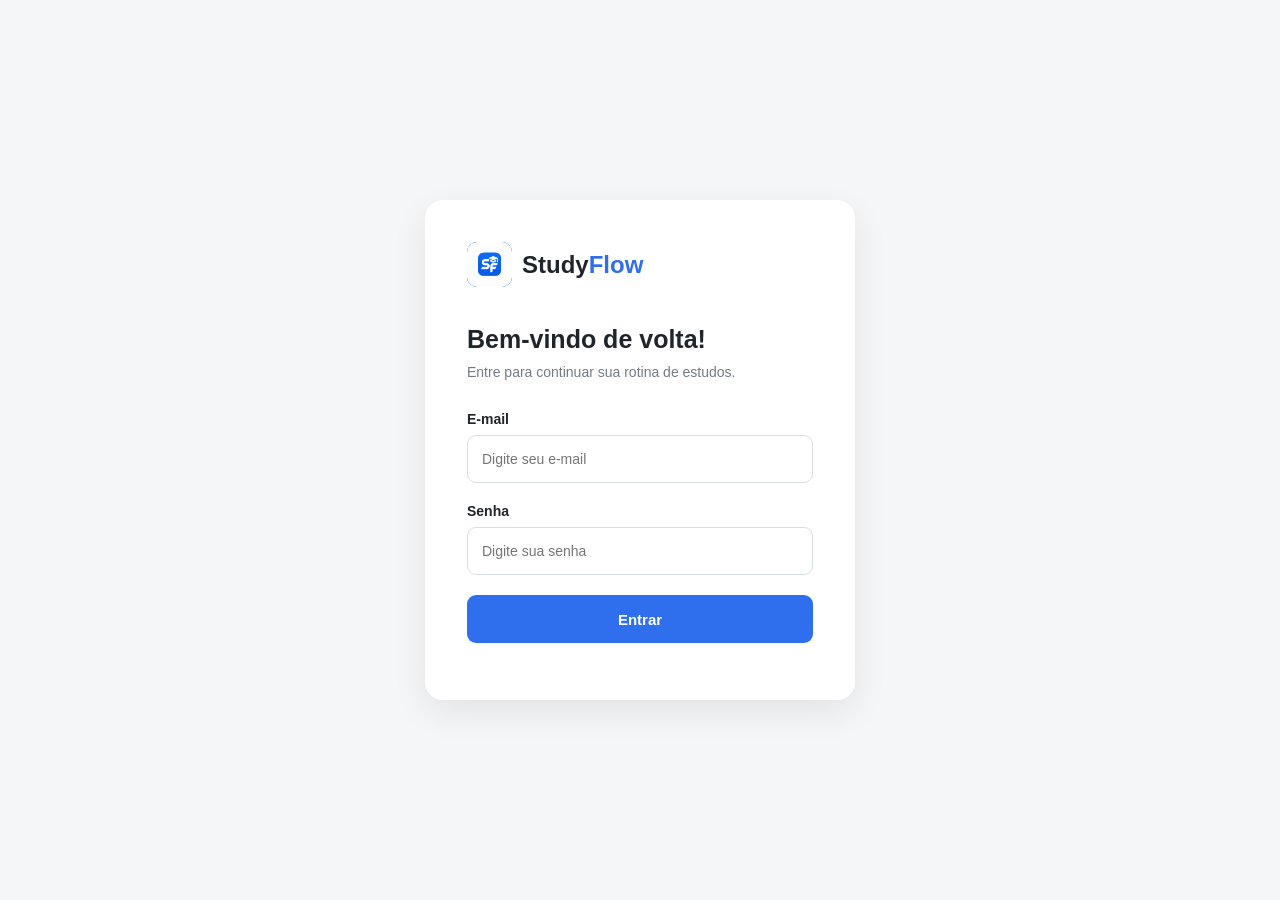
<file: index.html>
<!DOCTYPE html>
<html lang="pt-BR">
<head>
    <meta charset="UTF-8">
    <meta name="viewport" content="width=device-width, initial-scale=1.0">

    <title>StudyFlow - Login</title>

    <link rel="stylesheet" href="login.css">
</head>

<body>

    <main class="login-container">

        <section class="login-card">

            <div class="logo">
                <div class="logo-icon"> 
                    <img src="logo.png" alt="StudyFlow" class="logo-icon">
                  </div>
                
                <h1>Study<span>Flow</span></h1>
            </div>

            <div class="welcome">
                <h2>Bem-vindo de volta!</h2>
                <p>Entre para continuar sua rotina de estudos.</p>
            </div>

            <form id="loginForm">

                <div class="input-group">
                    <label for="email">E-mail</label>
                    <input
                        type="email"
                        id="email"
                        placeholder="Digite seu e-mail"
                        required
                    >
                </div>

                <div class="input-group">
                    <div class="password-label">
                        <label for="senha">Senha</label>
                    </div>

                    <input
                        type="password"
                        id="senha"
                        placeholder="Digite sua senha"
                        required
                    >
                </div>

                

                <button type="submit" class="login-button">
                    Entrar
                </button>

                <p id="mensagem"></p>

            </form>



        </section>

    </main>

    <script src="login.js"></script>
    

</body>
</html>
</file>
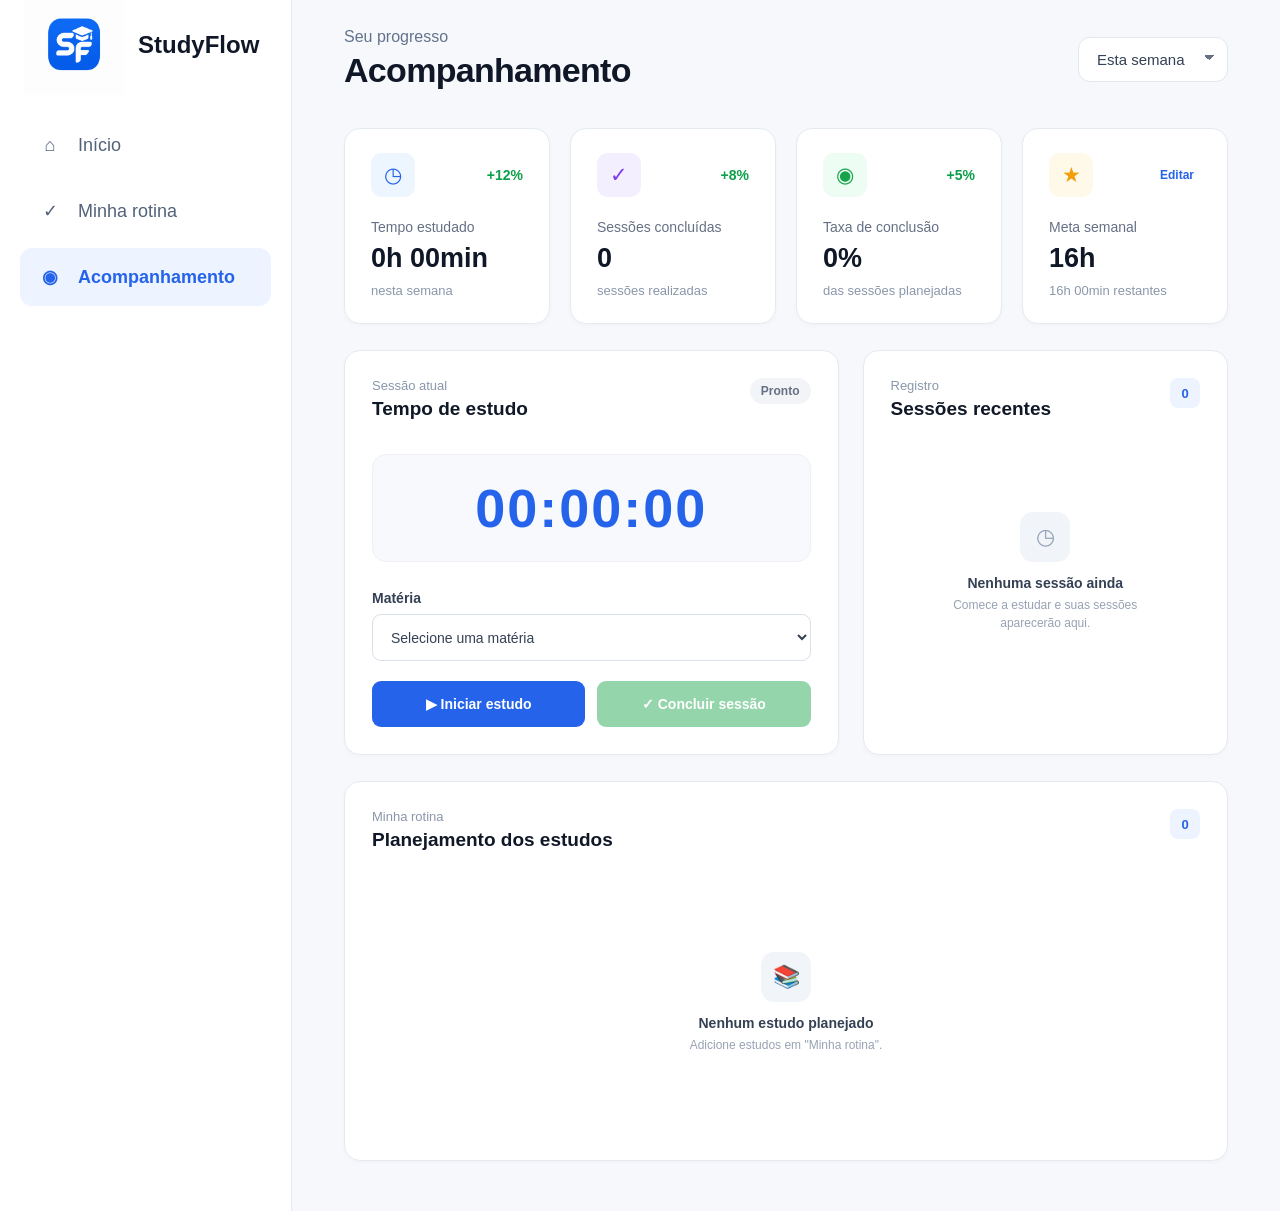
<file: acompanhamento.html>
<!DOCTYPE html>
<html lang="pt-BR">
<head>
    <meta charset="UTF-8">
    <meta name="viewport" content="width=device-width, initial-scale=1.0">

    <title>StudyFlow</title>

    <link rel="stylesheet" href="style.css">

</head>

    <body>

    <div class="app">

        <!-- =========================
             MENU LATERAL
        ========================== -->
        <aside class="sidebar">

            <div class="logo">
               <img src="logo.png" class="logo-image" alt="StudyFlow">
               <span>StudyFlow</span>
            </div>

            <nav class="menu">

                <a href="home.html" class="menu-item">
                    <span class="menu-icon">⌂</span>
                    <span>Início</span>
                </a>

                <a href="rotina.html" class="menu-item">
                    <span class="menu-icon">✓</span>
                    <span>Minha rotina</span>
                </a>

                <a href="acompanhamento.html" class="menu-item active">
                    <span class="menu-icon">◉</span>
                    <span>Acompanhamento</span>
                </a>

            </nav>

        </aside>


        <!-- =========================
             CONTEÚDO PRINCIPAL
        ========================== -->

        <main class="main">

            <header class="header">

                <div>
                    <p class="eyebrow">Seu progresso</p>
                    <h1>Acompanhamento</h1>
                </div>

                <select class="period-select">
                    <option>Esta semana</option>
                    <option>Este mês</option>
                    <option>Hoje</option>
                </select>

            </header>


            <!-- =========================
                 CARDS DE RESUMO
            ========================== -->

            <section class="stats">

                <div class="stat-card">

                    <div class="stat-top">
                        <div class="stat-icon blue">◷</div>
                        <span class="positive">+12%</span>
                    </div>

                    <span class="stat-label">Tempo estudado</span>

                    <strong id="totalTime">0h 00min</strong>

                    <small>nesta semana</small>

                </div>


                <div class="stat-card">

                    <div class="stat-top">
                        <div class="stat-icon purple">✓</div>
                        <span class="positive">+8%</span>
                    </div>

                    <span class="stat-label">Sessões concluídas</span>

                    <strong id="totalSessions">0</strong>

                    <small>sessões realizadas</small>

                </div>


                <div class="stat-card">

                    <div class="stat-top">
                        <div class="stat-icon green">◉</div>
                        <span class="positive">+5%</span>
                    </div>

                    <span class="stat-label">Taxa de conclusão</span>

                    <strong id="completionRate">0%</strong>

                    <small>das sessões planejadas</small>

                </div>


                <div class="stat-card goal-card">

    <div class="stat-top">

        <div class="stat-icon yellow">
            ★
        </div>

        <button
           class="goal-edit"
           onclick="openGoalModal()">
           Editar
</button>

    </div>

    <span class="stat-label">
        Meta semanal
    </span>

    <strong id="weeklyGoal">
        16h
    </strong>

    <small id="remainingGoal">
        16h restantes
    </small>

</div>


            </section>


            <!-- =========================
                 ÁREA DE ESTUDO
            ========================== -->

            <section class="study-layout">


                <!-- TIMER -->

                <div class="study-card timer-card">

                    <div class="card-heading">

                        <div>
                            <span class="card-kicker">Sessão atual</span>
                            <h2>Tempo de estudo</h2>
                        </div>

                        <span class="live-indicator" id="statusIndicator">
                            Pronto
                        </span>

                    </div>


                    <div class="timer">

                        <span id="timerDisplay">00:00:00</span>

                    </div>


                    <div class="subject-area">

                        <label for="subject">
                            Matéria
                        </label>

                        <select id="subject" class="subject-select">

                            <option value="">
                                Selecione uma matéria
                            </option>

                            <option value="Matemática">
                                Matemática
                            </option>

                            <option value="Português">
                                Português
                            </option>

                            <option value="Física">
                                Física
                            </option>

                            <option value="História">
                                História
                            </option>

                            <option value="Química">
                                Química
                            </option>

                            <option value="Programação">
                                Programação
                            </option>

                        </select>

                    </div>


                    <div class="timer-actions">

                        <button
                            class="btn btn-primary"
                            id="startButton"
                            onclick="toggleTimer()">

                            ▶ Iniciar estudo

                        </button>

                        <button
                            class="btn btn-success"
                            id="finishButton"
                            onclick="finishSession()"
                            disabled>

                            ✓ Concluir sessão

                        </button>

                    </div>

                </div>


                <!-- SESSÕES -->

                <div class="study-card sessions-card">

                    <div class="card-heading">

                        <div>
                            <span class="card-kicker">
                                Registro
                            </span>

                            <h2>Sessões recentes</h2>
                        </div>

                        <span class="session-count" id="sessionCount">
                            0
                        </span>

                    </div>


                    <div
                        class="sessions-list"
                        id="sessionsList">

                        <div class="empty-state">

                            <div class="empty-icon">
                                ◷
                            </div>

                            <strong>
                                Nenhuma sessão ainda
                            </strong>

                            <p>
                                Comece a estudar e suas sessões
                                aparecerão aqui.
                            </p>

                        </div>

                    </div>

                </div>

            </section>

                       
            <!-- =========================PLANEJAMENTO DA ROTINA ========================== -->

            <section class="subjects-card" style="margin-top: 24px;">

                <div class="card-heading">

                    <div>

                        <span class="card-kicker">
                            Minha rotina
                        </span>

                        <h2>
                            Planejamento dos estudos
                        </h2>

                    </div>

                    <span
                        class="session-count"
                        id="plannedCount">
                        0
                    </span>

                </div>


                <div
                    class="sessions-list"
                    id="planningList">

                    <div class="empty-state">

                        <div class="empty-icon">
                            📚
                        </div>

                        <strong>
                            Nenhum estudo planejado
                        </strong>

                        <p>
                            Adicione estudos em
                            "Minha rotina".
                        </p>

                    </div>

                </div>

            </section>

        </main>

    </div>
    <script src="acompanhamento.js"></script>
    <div class="goal-modal" id="goalModal">

    <div class="goal-modal-content">

        <button
            class="goal-modal-close"
            onclick="closeGoalModal()">
            ×
        </button>

        <h3>Definir meta semanal</h3>

        <p>
            Quantas horas você quer estudar por semana?
        </p>

        <input
            type="number"
            id="goalInput"
            min="1"
            step="0.5"
            placeholder="Ex: 16">

        <div class="goal-modal-actions">

            <button
                class="goal-cancel"
                onclick="closeGoalModal()">
                Cancelar
            </button>

            <button
                class="goal-save"
                onclick="saveGoal()">
                Salvar meta
            </button>

        </div>

    </div>

</div>
</body>
</html>
</file>
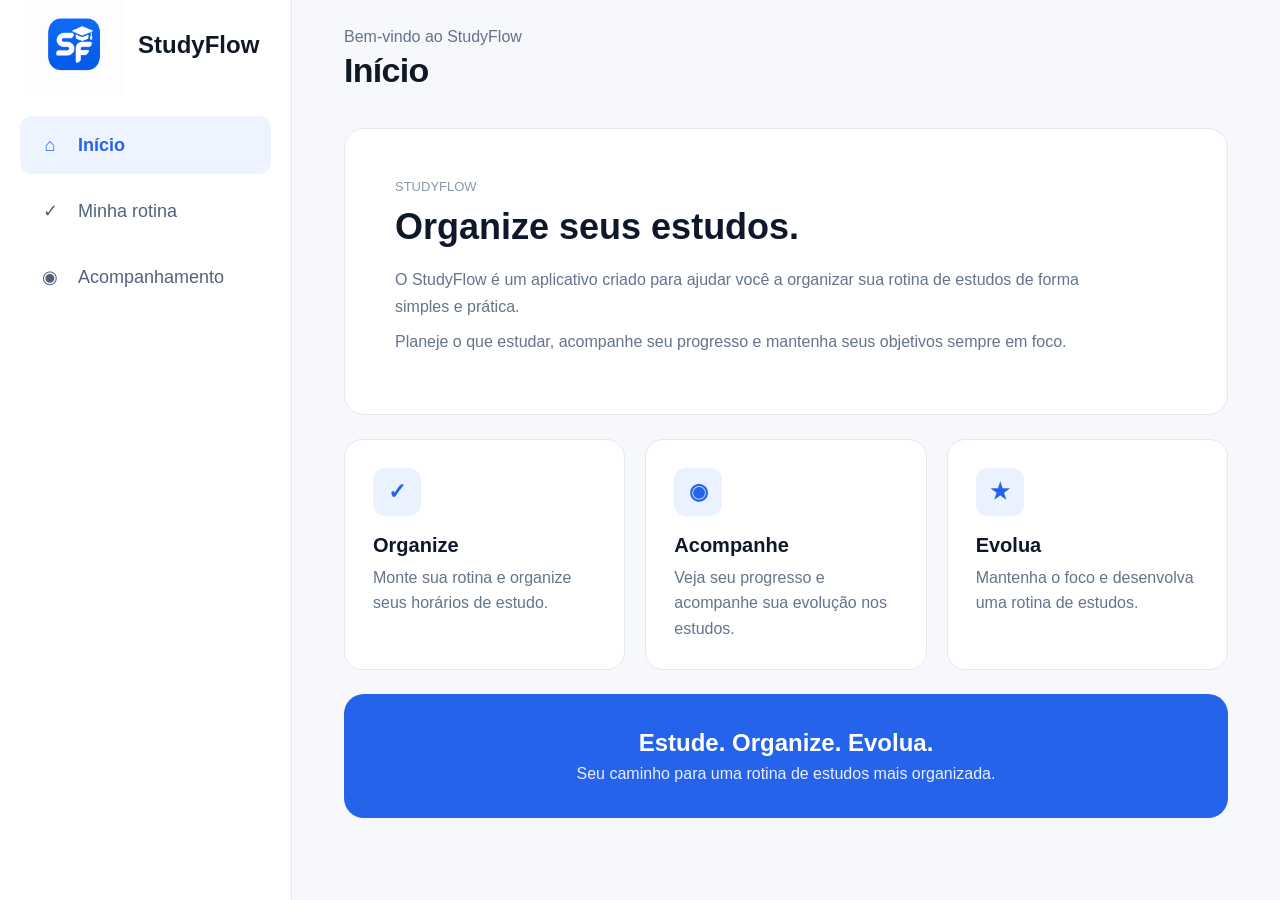
<file: home.html>
<!DOCTYPE html>
<html lang="pt-BR">

<head>

    <meta charset="UTF-8">

    <meta name="viewport"
          content="width=device-width, initial-scale=1.0">

    <title>StudyFlow - Início</title>

    <link rel="stylesheet" href="style.css">

</head>

<body>

<div class="app">

    <!-- MENU LATERAL -->

    <aside class="sidebar">

        <div class="logo">

            <img
                src="logo.png"
                class="logo-image"
                alt="StudyFlow">

            <span>StudyFlow</span>

        </div>


        <nav class="menu">

            <a href="#"
               class="menu-item active">

                <span class="menu-icon">⌂</span>
                <span>Início</span>

            </a>


            <a href="rotina.html"
               class="menu-item">

                <span class="menu-icon">✓</span>
                <span>Minha rotina</span>

            </a>


            <a href="acompanhamento.html"
               class="menu-item">

                <span class="menu-icon">◉</span>
                <span>Acompanhamento</span>

            </a>
        </nav>

    </aside>


    <!-- CONTEÚDO PRINCIPAL -->

    <main class="main">

        <header class="header">

            <div>

                <p class="eyebrow">
                    Bem-vindo ao StudyFlow
                </p>

                <h1>
                    Início
                </h1>

            </div>

        </header>


        <!-- APRESENTAÇÃO -->

        <section class="home-welcome">

            <div class="home-welcome-content">

                <span class="card-kicker">
                    STUDYFLOW
                </span>

                <h2>
                    Organize seus estudos.
                </h2>

                <p>
                    O StudyFlow é um aplicativo criado
                    para ajudar você a organizar sua rotina
                    de estudos de forma simples e prática.
                </p>

                <p>
                    Planeje o que estudar, acompanhe seu
                    progresso e mantenha seus objetivos
                    sempre em foco.
                </p>

            </div>

        </section>


        <!-- FUNCIONALIDADES -->

        <section class="home-features">

            <div class="home-feature">

                <div class="home-feature-icon">
                    ✓
                </div>

                <h3>
                    Organize
                </h3>

                <p>
                    Monte sua rotina e organize
                    seus horários de estudo.
                </p>

            </div>


            <div class="home-feature">

                <div class="home-feature-icon">
                    ◉
                </div>

                <h3>
                    Acompanhe
                </h3>

                <p>
                    Veja seu progresso e acompanhe
                    sua evolução nos estudos.
                </p>

            </div>


            <div class="home-feature">

                <div class="home-feature-icon">
                    ★
                </div>

                <h3>
                    Evolua
                </h3>

                <p>
                    Mantenha o foco e desenvolva
                    uma rotina de estudos.
                </p>

            </div>

        </section>


        <!-- FRASE FINAL -->

        <section class="home-footer">

            <h2>
                Estude. Organize. Evolua.
            </h2>

            <p>
                Seu caminho para uma rotina de estudos
                mais organizada.
            </p>

        </section>

    </main>

</div>

</body>

</html>
</file>
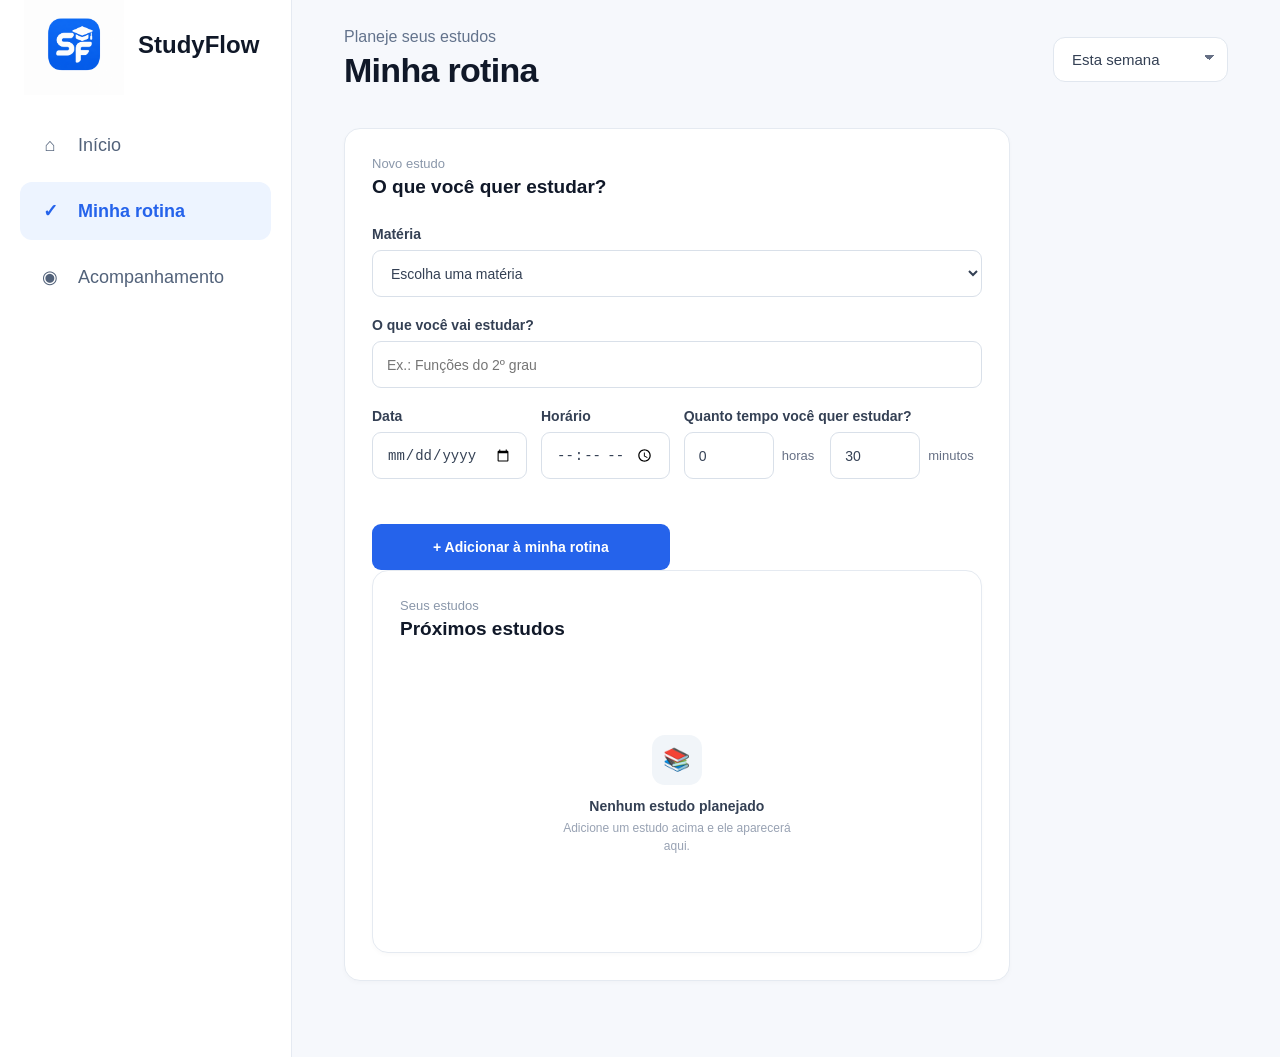
<file: rotina.html>
<!DOCTYPE html>
<html lang="pt-BR">

<head>
    <meta charset="UTF-8">
    <meta name="viewport" content="width=device-width, initial-scale=1.0">

    <title>StudyFlow</title>

    <link rel="stylesheet" href="style.css">
</head>

<body>

<div class="app">

    <!-- MENU LATERAL -->
    <aside class="sidebar">

         <div class="logo">
            <img src="logo.png" class="logo-image" alt="StudyFlow">
            <span>StudyFlow</span>
         </div>

        <nav class="menu">

            <a href="home.html" class="menu-item">
                <span class="menu-icon">⌂</span>
                <span>Início</span>
            </a>

            <a href="rotina.html" class="menu-item active">
                <span class="menu-icon">✓</span>
                <span>Minha rotina</span>
            </a>

            <a href="acompanhamento.html" class="menu-item">
                <span class="menu-icon">◉</span>
                <span>Acompanhamento</span>
            </a>    
        </nav>

    </aside>


    <!-- CONTEÚDO -->
    <main class="main">

        <!-- CABEÇALHO -->
        <header class="header">

            <div>

                <p class="eyebrow">
                    Planeje seus estudos
                </p>

                <h1>
                    Minha rotina
                </h1>

            </div>

            <select class="period-select">

                <option>Esta semana</option>

                <option>Próxima semana</option>

            </select>

        </header>


        <!-- ÁREA PRINCIPAL -->
        <section class="study-layout">


            <!-- CRIAR ESTUDO -->
            <div class="study-card">

                <div class="card-heading">

                    <div>

                        <span class="card-kicker">
                            Novo estudo
                        </span>

                        <h2>
                            O que você quer estudar?
                        </h2>

                    </div>

                </div>


                <div class="routine-form">


                    <!-- MATÉRIA -->
       <div class="form-group">

             <label for="materia">
              Matéria
             </label>

        <select
          class="subject-select"
          id="materia">

          <option value="">
            Escolha uma matéria
          </option>

          <option value="Matemática">
            Matemática
          </option>

          <option value="História">
            História
          </option>

          <option value="Português">
            Português
          </option>

          <option value="Inglês">
            Inglês
          </option>

          <option value="Ciências">
            Ciências
          </option>

          <option value="Programação">
            Programação
          </option>

        </select>

       </div>


                    <!-- CONTEÚDO -->
                    <div class="form-group">

                        <label>
                            O que você vai estudar?
                        </label>

                        <input
                            type="text"
                            id="conteudo"
                            class="routine-input"
                            placeholder="Ex.: Funções do 2º grau"
                        >

                    </div>


                    <!-- DATA E HORÁRIO -->
                    <div class="form-row">
                      <div class="form-row">

    <div class="form-group">

        <label for="dataEstudo">
            Data
        </label>

        <input
            type="date"
            id="dataEstudo"
            class="routine-input"
            autocomplete="off"
        >

        <small class="input-error" id="erroData"></small>

    </div>


    <div class="form-group">

        <label for="horaEstudo">
            Horário
        </label>

        <input
            type="time"
            id="horaEstudo"
            class="routine-input"
            autocomplete="off"  
        >

        <small class="input-error" id="erroHora"></small>

    </div>

</div>


                    <!-- DURAÇÃO -->
<!-- DURAÇÃO -->
<div class="form-group">

    <label>
        Quanto tempo você quer estudar?
    </label>

    <div class="duration-row">

        <input
            type="number"
            id="duracaoHoras"
            class="routine-input"
            min="0"
            max="23"
            value="0"
            placeholder="0">

        <span class="duration-label">
            horas
        </span>


        <input
            type="number"
            id="duracaoMinutos"
            class="routine-input"
            min="0"
            max="59"
            value="30"
            placeholder="30">

        <span class="duration-label">
            minutos
        </span>

    </div>

    <small
        class="input-error"
        id="erroDuracao">
    </small>

</div>

                    <button
                         class="btn btn-primary routine-button"
                         id="adicionarRotina">
                         + Adicionar à minha rotina
                    </button>

                </div>

            </div>


            <!-- ESTUDOS PROGRAMADOS -->
            <div class="subjects-card">

                <div class="card-heading">

                    <div>

                        <span class="card-kicker">
                            Seus estudos
                        </span>

                        <h2>
                            Próximos estudos
                        </h2>

                    </div>

                </div>


                <div class="scheduled-list" id="listaEstudos">

                </div>

            </div>

        </section>

    </main>

</div>
   <script src="rotina.js"></script>
</body>
</html>
</file>
<file: login.css>
* {
    margin: 0;
    padding: 0;
    box-sizing: border-box;
}

body {
    font-family: Arial, Helvetica, sans-serif;
    background: #f4f6f8;
    color: #20252b;
    min-height: 100vh;

    display: flex;
    align-items: center;
    justify-content: center;
}



.login-container {
    width: 100%;
    padding: 20px;
    display: flex;
    justify-content: center;
}



.login-card {
    width: 100%;
    max-width: 430px;
    background: #ffffff;
    padding: 42px;
    border-radius: 18px;

    box-shadow: 0 12px 35px rgba(0, 0, 0, 0.08);
}


.logo {
    display: flex;
    align-items: center;
    gap: 10px;
    margin-bottom: 38px;
}

.logo-icon {
    width: 42px;
    height: 42px;

    background: #2f6fed;
    color: white;

    border-radius: 10px;

    display: flex;
    align-items: center;
    justify-content: center;

    font-size: 23px;
    font-weight: bold;
}

.logo h1 {
    font-size: 24px;
    font-weight: 700;
}

.logo h1 span {
    color: #2f6fed;
}



.welcome {
    margin-bottom: 28px;
}

.welcome h2 {
    font-size: 25px;
    margin-bottom: 8px;
}

.welcome p {
    color: #747b83;
    font-size: 14px;
    line-height: 1.5;
}



.input-group {
    margin-bottom: 20px;
}

.input-group label {
    display: block;
    font-size: 14px;
    font-weight: 600;
    margin-bottom: 8px;
}

.input-group input[type="email"],
.input-group input[type="password"] {
    width: 100%;
    height: 48px;

    border: 1px solid #d9dee5;
    border-radius: 9px;

    padding: 0 14px;

    font-size: 14px;
    outline: none;

    transition: 0.2s;
}

.input-group input:focus {
    border-color: #2f6fed;
    box-shadow: 0 0 0 3px rgba(47, 111, 237, 0.10);
}



.password-label {
    display: flex;
    align-items: center;
    justify-content: space-between;
}

.password-label a {
    font-size: 12px;
    color: #2f6fed;
    text-decoration: none;
}

.password-label a:hover {
    text-decoration: underline;
}



.remember {
    margin-bottom: 22px;
}

.remember label {
    display: flex;
    align-items: center;
    gap: 8px;

    color: #656c74;
    font-size: 13px;

    cursor: pointer;
}

.remember input {
    width: 15px;
    height: 15px;
    accent-color: #2f6fed;
}



.login-button {
    width: 100%;
    height: 48px;

    border: none;
    border-radius: 9px;

    background: #2f6fed;
    color: white;

    font-size: 15px;
    font-weight: 600;

    cursor: pointer;

    transition: 0.2s;
}

.login-button:hover {
    background: #245dcc;
    transform: translateY(-1px);
}

.login-button:active {
    transform: translateY(0);
}



#mensagem {
    text-align: center;
    margin-top: 15px;
    font-size: 13px;
}



.divider {
    display: flex;
    align-items: center;
    gap: 12px;

    margin: 30px 0 22px;

    color: #a0a6ad;
    font-size: 12px;
}

.divider::before,
.divider::after {
    content: "";
    height: 1px;
    flex: 1;

    background: #e5e8eb;
}



.register {
    text-align: center;

    font-size: 13px;
    color: #737a82;
}

.register a {
    color: #2f6fed;
    font-weight: 600;
    text-decoration: none;
}

.register a:hover {
    text-decoration: underline;
}



@media (max-width: 480px) {

    .login-card {
        padding: 30px 24px;
    }

    .welcome h2 {
        font-size: 22px;
    }

}
* {
    box-sizing: border-box;
}


@media screen and (max-width: 768px) {

    body {
        margin: 0;
        min-height: 100vh;
        min-height: 100dvh;
    }

    .login-container {
        width: 100%;
        min-height: 100vh;
        min-height: 100dvh;
        display: flex;
        align-items: center;
        justify-content: center;
        padding: 24px 16px;
    }

    .login-card {
        width: 100%;
        max-width: 420px;
        padding: 32px 24px;
    }

    .logo {
        display: flex;
        align-items: center;
        justify-content: center;
        gap: 10px;
    }

    .logo h1 {
        font-size: 28px;
    }

    .welcome {
        text-align: center;
    }

    .welcome h2 {
        font-size: 24px;
    }

    .welcome p {
        font-size: 14px;
        line-height: 1.5;
    }

    .input-group {
        width: 100%;
    }

    .input-group input {
        width: 100%;
        min-width: 0;
        font-size: 16px;
    }

    .login-button {
        width: 100%;
        min-height: 48px;
        cursor: pointer;
    }

    .register {
        text-align: center;
        line-height: 1.6;
    }
}


@media screen and (max-width: 380px) {

    .login-container {
        padding: 16px 12px;
    }

    .login-card {
        padding: 24px 16px;
    }

    .logo h1 {
        font-size: 25px;
    }

    .welcome h2 {
        font-size: 21px;
    }

    .password-label {
        display: flex;
        justify-content: space-between;
        align-items: center;
        flex-wrap: wrap;
        gap: 8px;
    }

    .password-label a {
        font-size: 12px;
    }
}
.logo-icon {
    width: 45px;
    height: 45px;
    object-fit: contain;
    border-radius: 10px;
}
.cadastro-container {
    min-height: 100vh;
    min-height: 100dvh;
    display: flex;
    justify-content: center;
    align-items: center;
    padding: 20px;
    background: #f1f5f9;
}

.cadastro-card {
    background: white;
    width: 100%;
    max-width: 430px;
    padding: 35px;
    border-radius: 16px;
    box-shadow: 0 8px 30px rgba(0, 0, 0, 0.08);
}

.cadastro-card .logo {
    display: flex;
    align-items: center;
    justify-content: center;
    gap: 10px;
    margin-bottom: 25px;
}

.cadastro-card .logo img {
    width: 45px;
    height: 45px;
    object-fit: contain;
    border-radius: 10px;
}

.cadastro-card .logo h1 {
    font-size: 28px;
    color: #1e293b;
}

.cadastro-card .logo span {
    color: #2563eb;
}

.cadastro-card .welcome {
    text-align: center;
    margin-bottom: 28px;
}

.cadastro-card .welcome h2 {
    font-size: 24px;
    color: #1e293b;
    margin-bottom: 10px;
}

.cadastro-card .welcome p {
    color: #64748b;
    font-size: 14px;
}

.cadastro-card .input-group {
    margin-bottom: 20px;
}

.cadastro-card .input-group label {
    display: block;
    margin-bottom: 8px;
    font-size: 14px;
    font-weight: bold;
    color: #334155;
}

.cadastro-card .input-group input {
    width: 100%;
    padding: 14px;
    border: 1px solid #cbd5e1;
    border-radius: 8px;
    outline: none;
    font-size: 16px;
    box-sizing: border-box;
}

.cadastro-card .input-group input:focus {
    border-color: #2563eb;
    box-shadow: 0 0 0 3px rgba(37, 99, 235, 0.1);
}

.cadastro-button {
    width: 100%;
    padding: 15px;
    background: #2563eb;
    color: white;
    border: none;
    border-radius: 8px;
    font-size: 16px;
    font-weight: bold;
    cursor: pointer;
    transition: background 0.3s;
}

.cadastro-button:hover {
    background: #1d4ed8;
}

.cadastro-card #mensagem {
    text-align: center;
    margin-top: 15px;
    font-size: 14px;
}

.login-link {
    text-align: center;
    margin-top: 25px;
    color: #64748b;
    font-size: 14px;
}

.login-link a {
    color: #2563eb;
    font-weight: bold;
    text-decoration: none;
}



@media screen and (max-width: 480px) {

    .cadastro-container {
        padding: 15px;
    }

    .cadastro-card {
        padding: 25px 20px;
    }

    .cadastro-card .welcome h2 {
        font-size: 22px;
    }

    .cadastro-card .logo h1 {
        font-size: 25px;
    }
}
.recuperar-container {
    min-height: 100vh;
    min-height: 100dvh;
    display: flex;
    justify-content: center;
    align-items: center;
    padding: 20px;
    background: #f1f5f9;
}

.recuperar-card {
    width: 100%;
    max-width: 430px;
    padding: 40px 35px;
    background: #ffffff;
    border-radius: 16px;
    box-shadow: 0 8px 30px rgba(0, 0, 0, 0.08);
    box-sizing: border-box;
}

.recuperar-card .logo {
    display: flex;
    justify-content: center;
    align-items: center;
    gap: 10px;
    margin-bottom: 30px;
}

.recuperar-card .logo img {
    width: 45px;
    height: 45px;
    object-fit: contain;
    border-radius: 10px;
}

.recuperar-card .logo h1 {
    font-size: 28px;
    color: #1e293b;
}

.recuperar-card .logo span {
    color: #2563eb;
}



.recuperar-icon {
    width: 65px;
    height: 65px;
    margin: 0 auto 22px;
    display: flex;
    justify-content: center;
    align-items: center;
    background: #dbeafe;
    color: #2563eb;
    border-radius: 50%;
    font-size: 32px;
}


.recuperar-welcome {
    text-align: center;
    margin-bottom: 28px;
}

.recuperar-welcome h2 {
    font-size: 24px;
    color: #1e293b;
    margin-bottom: 12px;
}

.recuperar-welcome p {
    font-size: 14px;
    color: #64748b;
    line-height: 1.6;
}



.recuperar-input {
    margin-bottom: 22px;
}

.recuperar-input label {
    display: block;
    font-size: 14px;
    font-weight: bold;
    color: #334155;
    margin-bottom: 8px;
}

.recuperar-input input {
    width: 100%;
    padding: 14px;
    border: 1px solid #cbd5e1;
    border-radius: 8px;
    font-size: 16px;
    outline: none;
    box-sizing: border-box;
}

.recuperar-input input:focus {
    border-color: #2563eb;
    box-shadow: 0 0 0 3px rgba(37, 99, 235, 0.1);
}



.recuperar-button {
    width: 100%;
    padding: 15px;
    background: #2563eb;
    color: white;
    border: none;
    border-radius: 8px;
    font-size: 15px;
    font-weight: bold;
    cursor: pointer;
    transition: background 0.3s;
}

.recuperar-button:hover {
    background: #1d4ed8;
}



.recuperar-card #mensagem {
    text-align: center;
    margin-top: 18px;
    font-size: 14px;
    line-height: 1.5;
}



.voltar-login {
    text-align: center;
    margin-top: 28px;
}

.voltar-login a {
    color: #2563eb;
    font-size: 14px;
    font-weight: bold;
    text-decoration: none;
}

.voltar-login a:hover {
    text-decoration: underline;
}



@media screen and (max-width: 480px) {

    .recuperar-container {
        padding: 16px;
    }

    .recuperar-card {
        padding: 30px 22px;
    }

    .recuperar-card .logo h1 {
        font-size: 25px;
    }

    .recuperar-welcome h2 {
        font-size: 22px;
    }

    .recuperar-welcome p {
        font-size: 13px;
    }

    .recuperar-button {
        min-height: 48px;
    }
}
</file>
<file: style.css>
/* ========================================
   RESET
======================================== */

* {
    margin: 0;
    padding: 0;
    box-sizing: border-box;
}


body {
    font-family:
        Inter,
        -apple-system,
        BlinkMacSystemFont,
        "Segoe UI",
        sans-serif;

    background: #f6f8fc;

    color: #111827;

    min-height: 100vh;
}


/* ========================================
   APP
======================================== */

.app {
    display: flex;

    min-height: 100vh;
}


/* ========================================
   SIDEBAR
======================================== */

.sidebar {
    width: 292px;

    background: #ffffff;

    border-right: 1px solid #e5eaf2;

    padding: 14px 20px;

    flex-shrink: 0;
}


/* LOGO */

.logo {
    display: flex;

    align-items: center;

    gap: 14px;

    padding: 0 4px;

    height: 62px;

    font-size: 24px;

    font-weight: 700;

    color: #101828;
}


.logo-icon {
    width: 44px;

    height: 44px;

    display: flex;

    align-items: center;

    justify-content: center;

    border-radius: 12px;

    background:
        linear-gradient(
            135deg,
            #3b82f6,
            #5b8df8
        );

    color: white;

    font-size: 25px;

    font-weight: 700;

    box-shadow:
        0 5px 12px rgba(37, 99, 235, .18);
}


/* MENU */

.menu {
    margin-top: 40px;

    display: flex;

    flex-direction: column;

    gap: 8px;
}


.menu-item {
    display: flex;

    align-items: center;

    gap: 18px;

    height: 58px;

    padding: 0 20px;

    border-radius: 12px;

    text-decoration: none;

    color: #52627a;

    font-size: 18px;

    transition: .2s ease;
}


.menu-item:hover {
    background: #f4f7fb;

    color: #2563eb;
}


.menu-item.active {
    color: #2563eb;

    background: #edf4ff;

    font-weight: 600;
}


.menu-icon {
    width: 20px;

    text-align: center;

    font-size: 18px;
}


/* ========================================
   MAIN
======================================== */

.main {
    flex: 1;

    padding: 28px 52px 50px;

    max-width: 1500px;

    margin: 0 auto;

    width: 100%;
}


/* ========================================
   HEADER
======================================== */

.header {
    display: flex;

    align-items: center;

    justify-content: space-between;

    margin-bottom: 38px;
}


.eyebrow {
    color: #63738c;

    font-size: 16px;

    margin-bottom: 5px;
}


.header h1 {
    font-size: 34px;

    line-height: 1.15;

    letter-spacing: -.7px;

    color: #101828;
}


.period-select {
    appearance: none;

    background: white;

    border: 1px solid #e1e7ef;

    border-radius: 12px;

    padding: 13px 42px 13px 18px;

    color: #344054;

    font-size: 15px;

    cursor: pointer;

    background-image:
        linear-gradient(
            45deg,
            transparent 50%,
            #667085 50%
        ),
        linear-gradient(
            135deg,
            #667085 50%,
            transparent 50%
        );

    background-position:
        calc(100% - 18px) 17px,
        calc(100% - 13px) 17px;

    background-size:
        5px 5px,
        5px 5px;

    background-repeat: no-repeat;
}


/* ========================================
   STATS
======================================== */

.stats {
    display: grid;

    grid-template-columns:
        repeat(4, 1fr);

    gap: 20px;

    margin-bottom: 26px;
}


.stat-card {
    background: white;

    border: 1px solid #e5eaf1;

    border-radius: 16px;

    padding: 24px 26px;

    min-height: 184px;

    box-shadow:
        0 2px 5px rgba(16, 24, 40, .025);
}


.stat-top {
    display: flex;

    align-items: center;

    justify-content: space-between;

    margin-bottom: 22px;
}


.stat-icon {
    width: 44px;

    height: 44px;

    border-radius: 11px;

    display: flex;

    align-items: center;

    justify-content: center;

    font-size: 21px;
}


.stat-icon.blue {
    background: #edf5ff;

    color: #2563eb;
}


.stat-icon.purple {
    background: #f4efff;

    color: #7c3aed;
}


.stat-icon.green {
    background: #edfdf3;

    color: #16a34a;
}


.stat-icon.yellow {
    background: #fff9e9;

    color: #f59e0b;
}


.positive {
    color: #0c9f4a;

    font-size: 14px;

    font-weight: 600;
}


.goal-text {
    color: #8995a8;

    font-size: 14px;
}


.stat-label {
    display: block;

    color: #667085;

    font-size: 14px;

    margin-bottom: 7px;
}


.stat-card strong {
    display: block;

    color: #101828;

    font-size: 27px;

    line-height: 1.2;

    margin-bottom: 7px;
}


.stat-card small {
    color: #8a97aa;

    font-size: 13px;
}


/* ========================================
   STUDY AREA
======================================== */

.study-layout {
    display: grid;

    grid-template-columns:
        1.15fr .85fr;

    gap: 24px;

    margin-bottom: 26px;
}


.study-card,
.subjects-card {
    background: white;

    border: 1px solid #e5eaf1;

    border-radius: 16px;

    box-shadow:
        0 2px 5px rgba(16, 24, 40, .025);
}


.study-card {
    padding: 27px;
}


.card-heading {
    display: flex;

    align-items: flex-start;

    justify-content: space-between;
}


.card-kicker {
    display: block;

    color: #8a97aa;

    font-size: 13px;

    margin-bottom: 5px;
}


.card-heading h2 {
    font-size: 19px;

    color: #101828;
}


/* ========================================
   TIMER
======================================== */

.timer-card {
    min-height: 400px;
}


.live-indicator {
    background: #f2f4f7;

    color: #667085;

    padding: 6px 11px;

    border-radius: 20px;

    font-size: 12px;

    font-weight: 600;
}


.live-indicator.studying {
    background: #ecfdf3;

    color: #039855;
}


.timer {
    display: flex;

    align-items: center;

    justify-content: center;

    margin: 34px 0 28px;

    padding: 22px;

    background: #f7f9fd;

    border-radius: 14px;

    border: 1px solid #edf0f5;
}


#timerDisplay {
    font-size: 54px;

    font-weight: 700;

    letter-spacing: 2px;

    color: #2563eb;

    font-variant-numeric: tabular-nums;
}


/* ========================================
   SUBJECT
======================================== */

.subject-area {
    margin-bottom: 20px;
}


.subject-area label {
    display: block;

    color: #344054;

    font-size: 14px;

    font-weight: 600;

    margin-bottom: 8px;
}


.subject-select {
    width: 100%;

    height: 47px;

    border: 1px solid #d9e0e9;

    border-radius: 9px;

    padding: 0 14px;

    font-size: 14px;

    color: #344054;

    background: white;

    outline: none;

    transition: .2s;
}


.subject-select:focus {
    border-color: #3b82f6;

    box-shadow:
        0 0 0 3px rgba(59, 130, 246, .1);
}


/* ========================================
   BUTTONS
======================================== */

.timer-actions {
    display: grid;

    grid-template-columns:
        1fr 1fr;

    gap: 12px;
}


.btn {
    height: 46px;

    border: 0;

    border-radius: 9px;

    font-size: 14px;

    font-weight: 600;

    cursor: pointer;

    transition: .2s;
}


.btn:disabled {
    cursor: not-allowed;

    opacity: .45;
}


.btn-primary {
    color: white;

    background: #2563eb;
}


.btn-primary:hover:not(:disabled) {
    background: #1d4ed8;

    transform: translateY(-1px);
}


.btn-success {
    color: white;

    background: #16a34a;
}


.btn-success:hover:not(:disabled) {
    background: #15803d;

    transform: translateY(-1px);
}


/* ========================================
   SESSIONS
======================================== */

.sessions-card {
    min-height: 400px;
}


.session-count {
    display: flex;

    align-items: center;

    justify-content: center;

    min-width: 30px;

    height: 30px;

    border-radius: 8px;

    background: #edf4ff;

    color: #2563eb;

    font-weight: 700;

    font-size: 13px;
}


.sessions-list {
    margin-top: 22px;

    display: flex;

    flex-direction: column;

    gap: 11px;
}


.session-item {
    display: flex;

    align-items: center;

    justify-content: space-between;

    padding: 12px;

    border: 1px solid #edf0f4;

    border-radius: 10px;

    background: #fbfcfe;
}


.session-left {
    display: flex;

    align-items: center;

    gap: 12px;
}


.session-icon {
    width: 34px;

    height: 34px;

    display: flex;

    align-items: center;

    justify-content: center;

    background: #ecfdf3;

    color: #16a34a;

    border-radius: 9px;

    font-size: 15px;
}


.session-left strong {
    display: block;

    font-size: 14px;

    color: #344054;

    margin-bottom: 3px;
}


.session-left small {
    color: #98a2b3;

    font-size: 11px;
}


.session-duration {
    color: #2563eb;

    font-size: 13px;

    font-weight: 700;
}


/* ========================================
   EMPTY STATE
======================================== */

.empty-state {
    min-height: 260px;

    display: flex;

    align-items: center;

    justify-content: center;

    flex-direction: column;

    text-align: center;

    color: #667085;
}


.empty-icon {
    width: 50px;

    height: 50px;

    display: flex;

    align-items: center;

    justify-content: center;

    border-radius: 13px;

    background: #f1f5f9;

    color: #94a3b8;

    font-size: 22px;

    margin-bottom: 13px;
}


.empty-state strong {
    color: #344054;

    font-size: 14px;

    margin-bottom: 5px;
}


.empty-state p {
    max-width: 240px;

    color: #98a2b3;

    font-size: 12px;

    line-height: 1.5;
}


/* ========================================
   SUBJECTS
======================================== */

.subjects-card {
    padding: 27px;
}


.three-dots {
    color: #98a2b3;

    letter-spacing: 3px;
}


.subjects-list {
    margin-top: 25px;

    display: grid;

    grid-template-columns:
        repeat(2, 1fr);

    gap: 22px 45px;
}


.subject-row {
    min-width: 0;
}


.subject-info {
    display: flex;

    align-items: center;

    justify-content: space-between;

    margin-bottom: 9px;
}


.subject-name {
    display: flex;

    align-items: center;

    gap: 10px;

    color: #475467;

    font-size: 14px;
}


.subject-info strong {
    font-size: 13px;

    color: #344054;
}


.dot {
    width: 10px;

    height: 10px;

    border-radius: 50%;
}


.blue-dot {
    background: #2563eb;
}


.purple-dot {
    background: #7c3aed;
}


.green-dot {
    background: #16a34a;
}


.orange-dot {
    background: #f59e0b;
}


.red-dot {
    background: #ef4444;
}


.dark-dot {
    background: #475569;
}


.progress {
    width: 100%;

    height: 6px;

    border-radius: 20px;

    background: #edf0f4;

    overflow: hidden;
}


.progress-bar {
    height: 100%;

    width: 0%;

    border-radius: 20px;

    transition:
        width .5s ease;
}


.blue-bar {
    background: #2563eb;
}


.purple-bar {
    background: #7c3aed;
}


.green-bar {
    background: #16a34a;
}


.orange-bar {
    background: #f59e0b;
}


.red-bar {
    background: #ef4444;
}


.dark-bar {
    background: #475569;
}


/* ========================================
   TABLET
======================================== */

@media (max-width: 1100px) {

    .sidebar {
        width: 230px;
    }


    .main {
        padding-left: 28px;

        padding-right: 28px;
    }


    .stats {
        grid-template-columns:
            repeat(2, 1fr);
    }


    .study-layout {
        grid-template-columns: 1fr;
    }

}


/* ========================================
   CELULAR
======================================== */

@media (max-width: 700px) {

    body {
        background: #f6f8fc;
    }


    .app {
        display: block;

        padding-bottom: 75px;
    }


    /* MENU INFERIOR */

    .sidebar {
        position: fixed;

        z-index: 100;

        bottom: 0;

        left: 0;

        right: 0;

        width: 100%;

        height: 70px;

        padding: 7px 8px;

        background: white;

        border-right: 0;

        border-top: 1px solid #e5eaf2;

        box-shadow:
            0 -5px 20px rgba(15, 23, 42, .05);
    }


    .logo {
        display: none;
    }


    .menu {
        height: 100%;

        margin: 0;

        display: grid;

        grid-template-columns:
            repeat(5, 1fr);

        gap: 2px;
    }


    .menu-item {
        height: 56px;

        padding: 3px;

        border-radius: 10px;

        flex-direction: column;

        justify-content: center;

        gap: 3px;

        font-size: 9px;
    }


    .menu-icon {
        font-size: 17px;

        width: auto;
    }


    /* MAIN */

    .main {
        padding: 22px 16px 25px;

        width: 100%;
    }


    .header {
        margin-bottom: 23px;

        align-items: flex-start;
    }


    .header h1 {
        font-size: 26px;
    }


    .eyebrow {
        font-size: 13px;
    }


    .period-select {
        padding: 10px 28px 10px 11px;

        font-size: 12px;

        max-width: 125px;
    }


    /* STATS */

    .stats {
        grid-template-columns:
            repeat(2, 1fr);

        gap: 10px;

        margin-bottom: 14px;
    }


    .stat-card {
        padding: 15px;

        min-height: 143px;

        border-radius: 13px;
    }


    .stat-top {
        margin-bottom: 14px;
    }


    .stat-icon {
        width: 34px;

        height: 34px;

        border-radius: 9px;

        font-size: 16px;
    }


    .positive,
    .goal-text {
        font-size: 10px;
    }


    .stat-label {
        font-size: 11px;

        margin-bottom: 6px;
    }


    .stat-card strong {
        font-size: 20px;
    }


    .stat-card small {
        font-size: 10px;
    }


    /* STUDY */

    .study-layout {
        gap: 14px;

        margin-bottom: 14px;
    }


    .study-card {
        padding: 18px;

        border-radius: 13px;
    }


    .card-heading h2 {
        font-size: 17px;
    }


    .card-kicker {
        font-size: 11px;
    }


    .live-indicator {
        padding: 5px 9px;

        font-size: 10px;
    }


    /* TIMER */

    .timer-card {
        min-height: auto;
    }


    .timer {
        margin: 22px 0 20px;

        padding: 18px 10px;

        border-radius: 12px;
    }


    #timerDisplay {
        font-size: 39px;

        letter-spacing: 1px;
    }


    /* MATÉRIA */

    .subject-area {
        margin-bottom: 15px;
    }


    .subject-area label {
        font-size: 12px;

        margin-bottom: 6px;
    }


    .subject-select {
        height: 43px;

        font-size: 12px;

        border-radius: 8px;
    }


    /* BOTÕES */

    .timer-actions {
        grid-template-columns: 1fr;

        gap: 8px;
    }


    .btn {
        height: 43px;

        font-size: 12px;

        border-radius: 8px;
    }


    /* SESSÕES */

    .sessions-card {
        min-height: 320px;
    }


    .session-count {
        min-width: 27px;

        height: 27px;

        font-size: 11px;

        border-radius: 7px;
    }


    .sessions-list {
        margin-top: 15px;

        gap: 8px;
    }


    .session-item {
        padding: 10px;

        border-radius: 9px;
    }


    .session-left {
        gap: 9px;
    }


    .session-icon {
        width: 30px;

        height: 30px;

        border-radius: 8px;

        font-size: 13px;
    }


    .session-left strong {
        font-size: 12px;
    }


    .session-left small {
        font-size: 10px;
    }


    .session-duration {
        font-size: 11px;
    }


    /* EMPTY STATE */

    .empty-state {
        min-height: 230px;
    }


    .empty-icon {
        width: 45px;

        height: 45px;

        margin-bottom: 10px;

        font-size: 19px;
    }


    .empty-state strong {
        font-size: 12px;
    }


    .empty-state p {
        font-size: 10px;

        max-width: 210px;
    }


    /* MATÉRIAS */

    .subjects-card {
        padding: 18px;

        border-radius: 13px;
    }


    .subjects-list {
        grid-template-columns: 1fr;

        gap: 17px;

        margin-top: 20px;
    }


    .subject-info {
        margin-bottom: 7px;
    }


    .subject-name {
        font-size: 12px;

        gap: 8px;
    }


    .subject-info strong {
        font-size: 11px;
    }


    .dot {
        width: 8px;

        height: 8px;
    }


    .progress {
        height: 5px;
    }


    .three-dots {
        font-size: 12px;
    }

}


/* ========================================
   CELULARES MUITO PEQUENOS
======================================== */

@media (max-width: 400px) {

    .main {
        padding-left: 12px;

        padding-right: 12px;
    }


    .header h1 {
        font-size: 23px;
    }


    .period-select {
        max-width: 110px;

        font-size: 11px;
    }


    .stats {
        gap: 8px;
    }


    .stat-card {
        padding: 12px;

        min-height: 138px;
    }


    .stat-card strong {
        font-size: 18px;
    }


    .stat-label {
        font-size: 10px;
    }


    .stat-card small {
        font-size: 9px;
    }


    #timerDisplay {
        font-size: 32px;
    }


    .study-card,
    .subjects-card {
        padding: 15px;
    }


    .menu-item {
        font-size: 8px;
    }

}


/* ========================================
   ACESSIBILIDADE
======================================== */

button:focus-visible,
select:focus-visible,
a:focus-visible {
    outline: 3px solid rgba(37, 99, 235, .25);

    outline-offset: 2px;
}


/* ========================================
   SCROLLBAR
======================================== */

::-webkit-scrollbar {
    width: 8px;

    height: 8px;
}


::-webkit-scrollbar-track {
    background: #f6f8fc;
}


::-webkit-scrollbar-thumb {
    background: #cbd5e1;

    border-radius: 20px;
}


::-webkit-scrollbar-thumb:hover {
    background: #94a3b8;
}

.goal-edit {
    border: 0;
    background: transparent;

    color: #2563eb;

    font-size: 12px;
    font-weight: 600;

    cursor: pointer;

    padding: 5px 7px;

    border-radius: 6px;

    transition: .2s;
}

.goal-edit:hover {
    background: #edf4ff;
}

.sessions-list {
    width: 100%;
}

.session-item {
    min-height: 58px;
    width: 100%;
}

.session-left {
    min-width: 0;
}

.session-left > div:last-child {
    min-width: 0;
}

.session-left strong,
.session-left small {
    overflow: hidden;
    text-overflow: ellipsis;
    white-space: nowrap;
}

.goal-modal {
    position: fixed;

    inset: 0;

    z-index: 9999;

    display: none;

    align-items: center;

    justify-content: center;

    padding: 20px;

    background: rgba(15, 23, 42, .45);

    backdrop-filter: blur(4px);
}


.goal-modal.show {
    display: flex;
}


.goal-modal-content {
    position: relative;

    width: 100%;

    max-width: 400px;

    background: white;

    border-radius: 16px;

    padding: 28px;

    box-shadow:
        0 20px 60px rgba(15, 23, 42, .2);
}


.goal-modal-content h3 {
    margin-bottom: 8px;

    font-size: 20px;

    color: #101828;
}


.goal-modal-content p {
    margin-bottom: 20px;

    color: #667085;

    font-size: 14px;
}


.goal-modal-content input {
    width: 100%;

    height: 48px;

    border: 1px solid #d9e0e9;

    border-radius: 9px;

    padding: 0 14px;

    font-size: 16px;

    outline: none;
}


.goal-modal-content input:focus {
    border-color: #2563eb;

    box-shadow:
        0 0 0 3px rgba(37, 99, 235, .1);
}


.goal-modal-close {
    position: absolute;

    top: 12px;

    right: 14px;

    border: 0;

    background: transparent;

    color: #98a2b3;

    font-size: 25px;

    cursor: pointer;
}


.goal-modal-actions {
    display: grid;

    grid-template-columns: 1fr 1fr;

    gap: 10px;

    margin-top: 18px;
}


.goal-cancel,
.goal-save {
    height: 43px;

    border: 0;

    border-radius: 8px;

    font-weight: 600;

    cursor: pointer;
}


.goal-cancel {
    background: #f2f4f7;

    color: #475467;
}


.goal-save {
    background: #2563eb;

    color: white;
}

/* ========================================
   MINHA ROTINA
======================================== */

.routine-form {
    margin-top: 28px;
}


.form-group {
    margin-bottom: 20px;
}


.form-group label {
    display: block;

    color: #344054;

    font-size: 14px;

    font-weight: 600;

    margin-bottom: 8px;
}


.routine-input {
    width: 100%;

    height: 47px;

    border: 1px solid #d9e0e9;

    border-radius: 9px;

    padding: 0 14px;

    font-size: 14px;

    color: #344054;

    background: white;

    outline: none;

    transition: .2s;
}


.routine-input:focus {
    border-color: #3b82f6;

    box-shadow:
        0 0 0 3px rgba(59, 130, 246, .1);
}


.form-row {
    display: grid;

    grid-template-columns: 1fr 1fr;

    gap: 14px;
}


.routine-button {
    width: 100%;

    margin-top: 5px;
}


/* ========================================
   ESTUDOS PROGRAMADOS
======================================== */

.scheduled-list {
    margin-top: 25px;

    display: flex;

    flex-direction: column;

    gap: 11px;
}


.scheduled-item {
    min-height: 65px;

    display: flex;

    align-items: center;

    gap: 12px;

    padding: 10px;

    border: 1px solid #edf0f4;

    border-radius: 10px;

    background: #fbfcfe;
}


.scheduled-date {
    width: 42px;

    height: 42px;

    flex-shrink: 0;

    display: flex;

    align-items: center;

    justify-content: center;

    flex-direction: column;

    border-radius: 9px;

    background: #edf4ff;

    color: #2563eb;
}


.scheduled-date strong {
    font-size: 15px;

    line-height: 1;
}


.scheduled-date small {
    font-size: 8px;

    margin-top: 3px;

    font-weight: 700;
}


.scheduled-info {
    flex: 1;

    min-width: 0;
}


.scheduled-info strong {
    display: block;

    color: #344054;

    font-size: 13px;

    margin-bottom: 3px;
}


.scheduled-info small {
    display: block;

    color: #98a2b3;

    font-size: 11px;

    overflow: hidden;

    text-overflow: ellipsis;

    white-space: nowrap;
}


.scheduled-time {
    color: #2563eb;

    font-size: 12px;

    font-weight: 700;
}


/* ========================================
   CALENDÁRIO
======================================== */

.calendar-card {
    margin-bottom: 26px;
}


.week {
    display: grid;

    grid-template-columns:
        repeat(7, 1fr);

    gap: 10px;

    margin-top: 25px;
}


.day {
    min-height: 75px;

    display: flex;

    align-items: center;

    justify-content: center;

    flex-direction: column;

    border: 1px solid #edf0f4;

    border-radius: 10px;

    background: #fbfcfe;

    transition: .2s;
}


.day span {
    color: #98a2b3;

    font-size: 10px;

    margin-bottom: 7px;

    font-weight: 600;
}


.day strong {
    color: #344054;

    font-size: 18px;
}


.day:hover {
    border-color: #cbd8ea;
}


.active-day {
    background: #edf4ff;

    border-color: #bcd3ff;
}


.active-day span,
.active-day strong {
    color: #2563eb;
}


/* ========================================
   RESPONSIVIDADE
======================================== */

@media (max-width: 700px) {

    .routine-form {
        margin-top: 20px;
    }


    .form-row {
        grid-template-columns: 1fr;
        gap: 0;
    }


    .scheduled-list {
        margin-top: 20px;
    }


    .week {
        grid-template-columns:
            repeat(4, 1fr);

        gap: 7px;
    }


    .day {
        min-height: 60px;
    }


    .day strong {
        font-size: 15px;
    }

}

.input-error {
    display: block;

    color: #ef4444;

    font-size: 11px;

    margin-top: 6px;
}

.duration-row {
    display: flex;

    align-items: center;

    gap: 8px;
}


.duration-row .routine-input {
    width: 90px;
}


.duration-label {
    color: #667085;

    font-size: 13px;

    margin-right: 8px;
}   

.logo-image {
    width: 100px;
    height: 100px;
    object-fit: contain;
    display: block;
}

/* ========================================
   TELA INICIAL
======================================== */

.home-welcome {
    background: white;
    border: 1px solid #e2e8f0;
    border-radius: 20px;
    padding: 50px;
    margin-bottom: 24px;
}

.home-welcome-content {
    max-width: 700px;
}

.home-welcome h2 {
    font-size: 36px;
    margin: 12px 0 18px;
    color: #0f172a;
}

.home-welcome p {
    color: #64748b;
    font-size: 16px;
    line-height: 1.7;
    margin: 8px 0;
}


/* FUNCIONALIDADES */

.home-features {
    display: grid;
    grid-template-columns: repeat(3, 1fr);
    gap: 20px;
    margin-bottom: 24px;
}

.home-feature {
    background: white;
    border: 1px solid #e2e8f0;
    border-radius: 18px;
    padding: 28px;
}

.home-feature-icon {
    width: 48px;
    height: 48px;
    border-radius: 12px;
    background: #eaf1ff;
    color: #2563eb;

    display: flex;
    align-items: center;
    justify-content: center;

    font-size: 22px;
    font-weight: bold;

    margin-bottom: 18px;
}

.home-feature h3 {
    margin: 0 0 8px;
    font-size: 20px;
    color: #0f172a;
}

.home-feature p {
    margin: 0;
    color: #64748b;
    line-height: 1.6;
}


/* FRASE FINAL */

.home-footer {
    background: #2563eb;
    color: white;
    border-radius: 20px;
    padding: 35px;
    text-align: center;
}

.home-footer h2 {
    margin: 0 0 8px;
    font-size: 24px;
}

.home-footer p {
    margin: 0;
    opacity: 0.9;
}

/* ========================================
   HOME RESPONSIVA PARA CELULARES
======================================== */

@media screen and (max-width: 768px) {

    /* Estrutura principal */
    .app {
        flex-direction: column;
        width: 100%;
        min-width: 0;
    }

    /* Menu */
    .sidebar {
        width: 100%;
        min-width: 0;
        height: auto;
        position: relative;
        padding: 14px;
        box-sizing: border-box;
    }

    .logo {
        margin-bottom: 14px;
    }

    .logo-image {
        width: 40px;
        height: 40px;
    }

    .menu {
        display: flex;
        flex-direction: row;
        flex-wrap: wrap;
        gap: 8px;
    }

    .menu-item {
        padding: 10px;
        font-size: 13px;
        gap: 6px;
    }

    /* Conteúdo */
    .main {
        width: 100%;
        min-width: 0;
        padding: 20px 14px;
        box-sizing: border-box;
    }

    .header {
        margin-bottom: 18px;
    }

    .header h1 {
        font-size: 26px;
    }

    /* Apresentação */
    .home-welcome {
        padding: 26px 20px;
        margin-bottom: 18px;
        border-radius: 16px;
    }

    .home-welcome h2 {
        font-size: 27px;
        line-height: 1.25;
        overflow-wrap: anywhere;
    }

    .home-welcome p {
        font-size: 14px;
        line-height: 1.7;
    }

    /* Cartões em coluna */
    .home-features {
        grid-template-columns: minmax(0, 1fr);
        gap: 14px;
        margin-bottom: 18px;
    }

    .home-feature {
        padding: 22px;
        min-width: 0;
        box-sizing: border-box;
    }

    .home-feature h3 {
        font-size: 18px;
    }

    .home-feature p {
        font-size: 14px;
    }

    /* Frase final */
    .home-footer {
        padding: 25px 18px;
        border-radius: 16px;
        overflow-wrap: anywhere;
    }

    .home-footer h2 {
        font-size: 21px;
        line-height: 1.4;
    }

    .home-footer p {
        font-size: 14px;
        line-height: 1.6;
    }
}


/* CELULARES ESTREITOS */

@media screen and (max-width: 420px) {

    .sidebar {
        padding: 12px;
    }

    .menu {
        gap: 6px;
    }

    .menu-item {
        padding: 8px;
        font-size: 12px;
    }

    .menu-icon {
        font-size: 14px;
    }

    .main {
        padding: 16px 12px;
    }

    .home-welcome {
        padding: 22px 17px;
    }

    .home-welcome h2 {
        font-size: 24px;
    }

    .home-feature {
        padding: 19px;
    }

    .home-footer h2 {
        font-size: 19px;
    }
}
</file>
